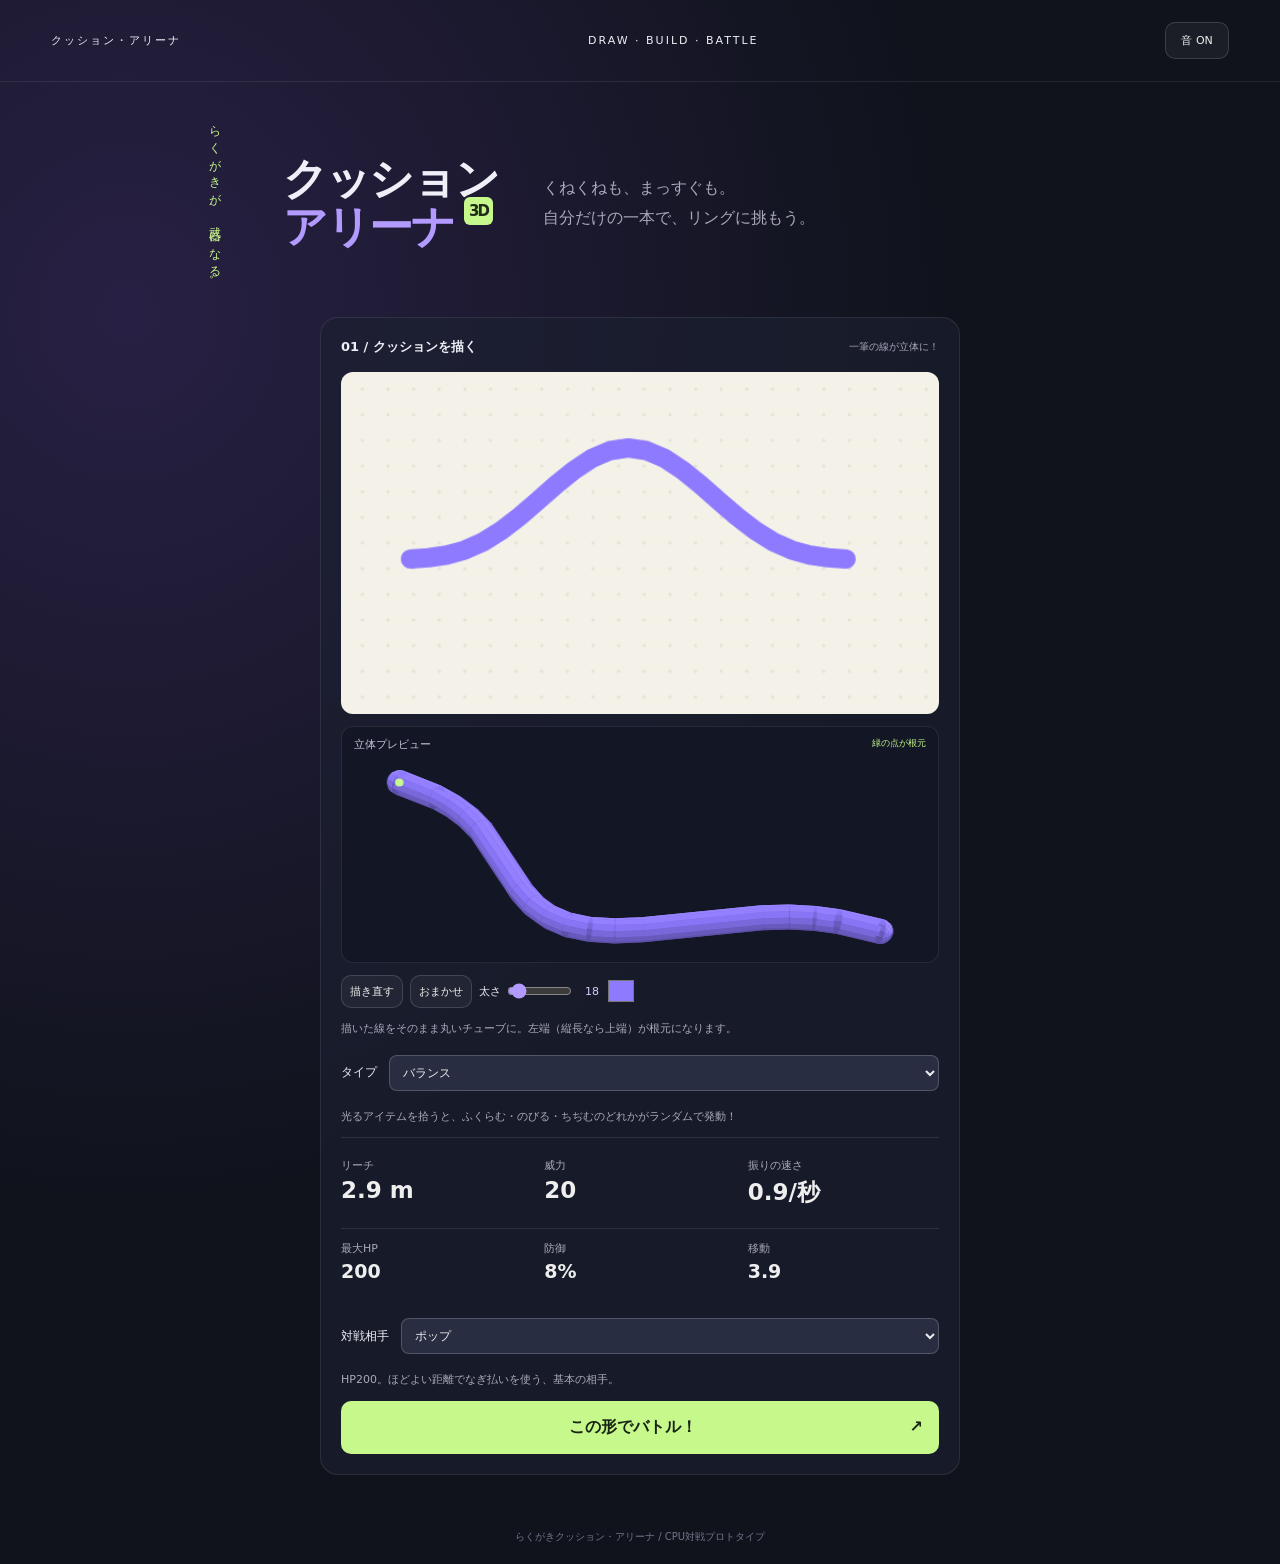
<file: script/cushion-battle/index.html>
<!doctype html><html lang="ja"><meta charset="utf-8"><meta name="viewport" content="width=device-width,initial-scale=1"><title>らくがきクッション・アリーナ</title><link rel="stylesheet" href="style.css">
<body data-screen="draw"><header><span>クッション・アリーナ</span><span>DRAW · BUILD · BATTLE</span><button id="sound">音 ON</button></header><main><section class="intro"><p class="eyebrow">らくがきが、武器になる。</p><h1>クッション<br><em>アリーナ</em><small>3D</small></h1><p>くねくねも、まっすぐも。<br>自分だけの一本で、リングに挑もう。</p></section><section id="workshop"><div class="section-title"><h2 id="drawTitle" tabindex="-1">01 / クッションを描く</h2><span>一筆の線が立体に！</span></div><canvas id="draw" width="560" height="320" aria-label="クッションの形を描くキャンバス"></canvas><div class="shape-preview"><span>立体プレビュー <small>緑の点が根元</small></span><canvas id="shapePreview" width="560" height="210" aria-label="描いた形を丸いチューブにした立体プレビュー"></canvas></div><div class="tools"><button id="clear">描き直す</button><button id="sample">おまかせ</button><label>太さ <input id="thickness" type="range" min="10" max="120" value="18"><output id="thicknessValue" for="thickness">18</output></label><input id="color" type="color" value="#8d7aff" aria-label="クッションの色"></div><p class="hint" id="drawHint">好きな位置・向きで線を描いてね。最後に描いた一本を使います。</p><label class="build-label">タイプ <select id="build"><option value="balanced">バランス</option><option value="speedy">スピード</option><option value="tank">タフ</option></select></label><p class="hint">光るアイテムを拾うと、ふくらむ・のびる・ちぢむのどれかがランダムで発動！</p><div class="stats"><div>リーチ<strong id="reach">—</strong></div><div>威力<strong id="power">—</strong></div><div>振りの速さ<strong id="speed">—</strong></div></div><div class="stats secondary"><div>最大HP<strong id="maxHP">100</strong></div><div>防御<strong id="defense">8%</strong></div><div>移動<strong id="mobility">2.8</strong></div></div><label class="build-label">対戦相手 <select id="enemyType"><option value="pop">ポップ</option><option value="rock">ロック</option><option value="zip">ジップ</option><option value="curl">カール</option></select></label><p id="enemyDescription" class="hint"></p><button class="primary" id="start">この形でバトル！ <span>↗</span></button></section><section id="arena" hidden><div class="section-title"><h2 id="battleTitle" tabindex="-1">02 / バトルフィールド</h2><span id="status" role="status">プレビュー</span></div><div class="viewport"><canvas id="scene" aria-label="3D対戦リング"></canvas><div id="hud" hidden><div>YOU <b id="php">100</b><progress id="pbar" max="100" value="100"></progress></div><div>CPU <b id="ehp">100</b><progress id="ebar" max="100" value="100"></progress></div></div><div id="overlay"><strong>あなたの形で、勝負しよう。</strong><span>描いたクッションがここで立体になります</span></div><div id="toast" aria-live="polite"></div></div><span id="activeItem" hidden></span><p id="itemDescription" class="hint"></p><div class="controls"><span><kbd>W A S D</kbd> / <kbd>↑ ↓ ← →</kbd> 移動</span><span><kbd>Space / J</kbd> 突き</span><span><kbd>K</kbd> なぎ払い</span><button id="backDraw">描く画面へ</button><button id="pause">一時停止</button></div><div id="touch"><div class="stick-area"><div id="joystick" role="group" aria-label="移動スティック。倒した量で速度を調整"><span id="stickKnob"></span></div><small id="stickState">移動</small></div><div class="thumb-actions"><button id="attack" aria-label="突き">突き</button><button id="sweep" aria-label="なぎ払い">なぎ払い</button></div></div><p class="hint">相手の方を自動で向きます。近づいて攻撃！ 棒はしなって受け流します。左スティックで移動、右の2ボタンで突き・なぎ払い。光るアイテムを拾ってパワーアップ！ 棒への攻撃もダメージ、体への直撃なら約2倍！</p></section><section id="result" hidden aria-labelledby="resultTitle"><h2 id="resultTitle" tabindex="-1"></h2><p id="resultText"></p><button id="retry" class="primary">もう一度対戦</button><button id="edit">形を作り直す</button></section></main><footer>らくがきクッション・アリーナ / CPU対戦プロトタイプ</footer><script src="sound.js"></script><script src="combat.js"></script><script src="abilities.js"></script><script src="items.js"></script><script src="physics.js"></script><script src="game.js"></script></body></html>
</file>
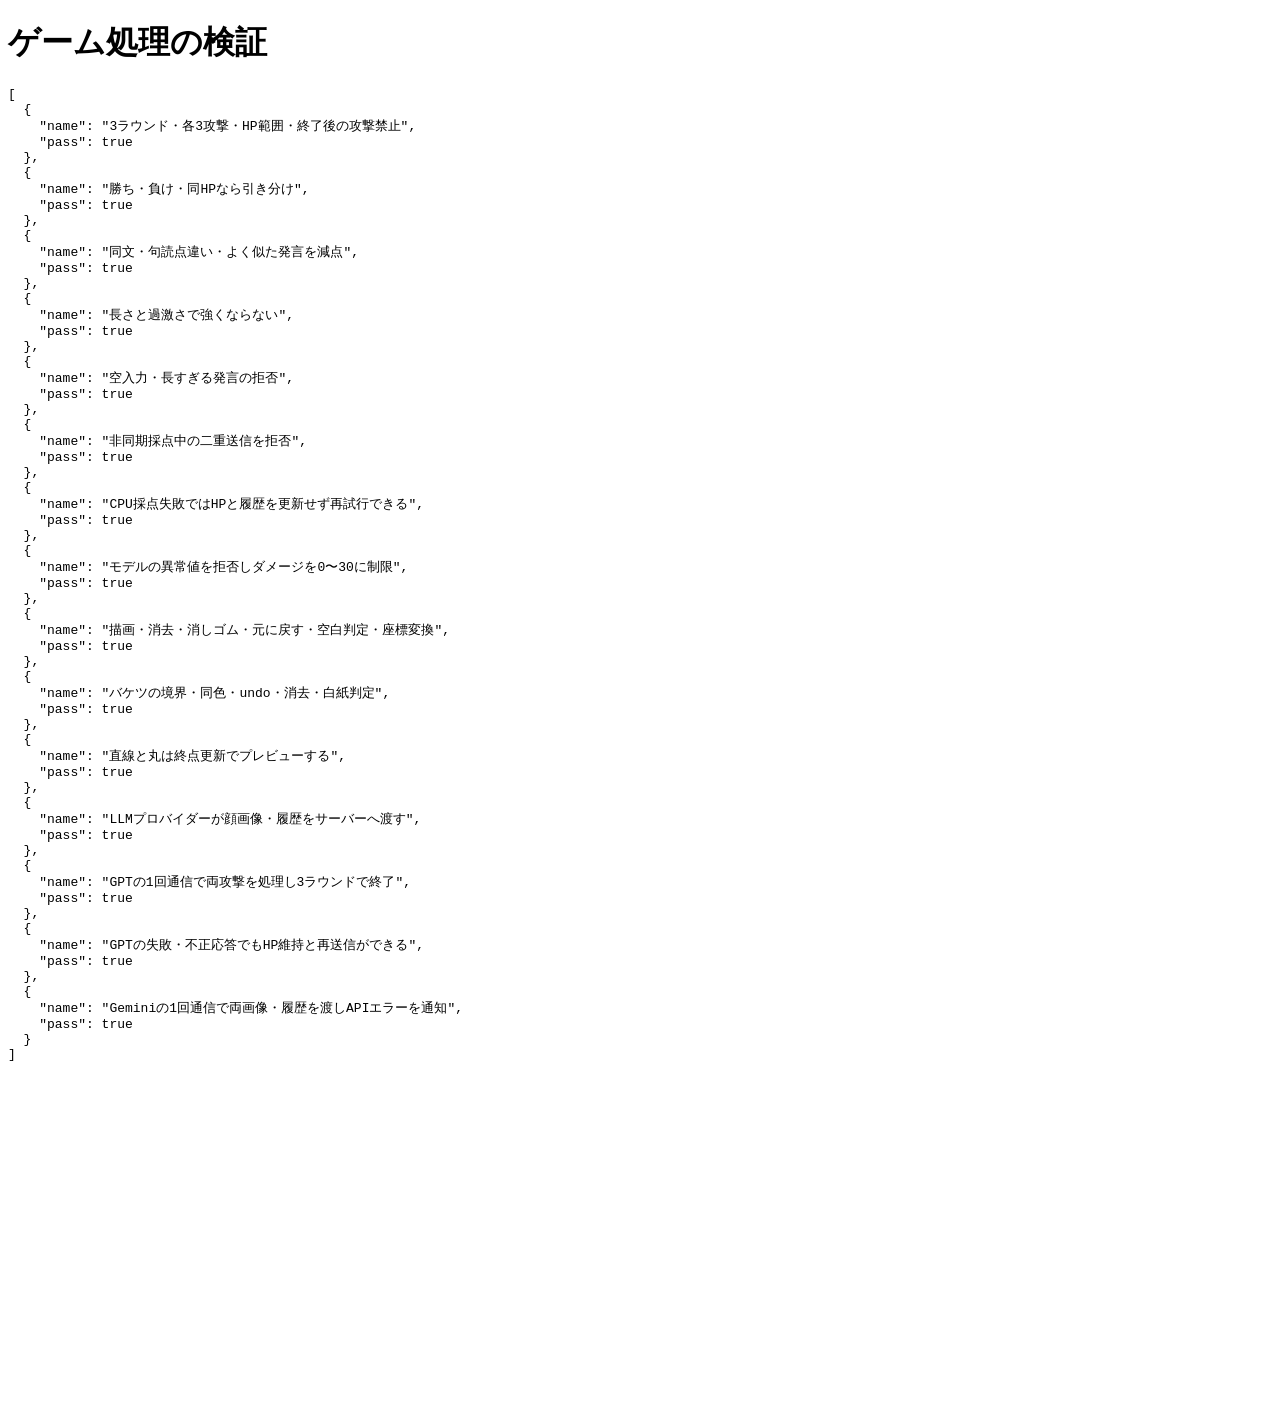
<file: script/tests/index.html>
<!doctype html><html lang="ja"><meta charset="utf-8"><title>ゲーム処理の検証</title><body><h1>ゲーム処理の検証</h1><pre id="results">実行中…</pre><canvas id="canvas" width="640" height="640" style="width:320px;height:320px"></canvas><script type="module" src="tests.js"></script></body></html>
</file>
<file: script/cushion-battle/style.css>
:root{color-scheme:dark;font-family:system-ui,-apple-system,sans-serif;color:#efeff8;background:#10131c}*{box-sizing:border-box}body{margin:0;background:radial-gradient(ellipse at 10% 20%,#282044 0,transparent 50%)}header{display:flex;justify-content:space-between;align-items:center;padding:22px 4vw;border-bottom:1px solid #ffffff15;font-size:11px;letter-spacing:2px}a{color:#bcb6d5;text-decoration:none}button{cursor:pointer;font:inherit;background:#ffffff0c;color:#eee;border:1px solid #ffffff25;border-radius:10px;padding:10px 15px;touch-action:manipulation}button:hover{background:#ffffff20}button:focus-visible,input:focus-visible{outline:3px solid #c2f583}main{max-width:1400px;margin:auto;padding:35px 4vw;display:grid;grid-template-columns:340px 1fr;gap:28px}.intro{grid-column:1/-1;display:flex;gap:45px;align-items:center}.intro h1{font-size:44px;line-height:1.1;letter-spacing:-2px;margin:0}.intro em{font-style:normal;color:#b29aff}.intro small{font-size:15px;background:#c7f88c;color:#202c18;padding:5px;border-radius:6px;vertical-align:top;margin-left:10px}.intro p{color:#aaa9bc;line-height:1.9}.intro .eyebrow{color:#c7f88c;font-size:12px;writing-mode:vertical-rl;letter-spacing:3px}section#workshop,section#arena{background:#1c2030aa;border:1px solid #ffffff16;border-radius:18px;padding:20px;min-width:0}.section-title{display:flex;justify-content:space-between;gap:10px;align-items:center;margin-bottom:16px}.section-title h2{font-size:13px;margin:0}.section-title span{color:#a8a8bb;font-size:10px}#draw{width:100%;background:#f4f1e8;border-radius:12px;touch-action:none;cursor:crosshair}.tools{display:flex;align-items:center;gap:7px;flex-wrap:wrap;margin-top:12px}.tools button{font-size:11px;padding:8px}.tools label{font-size:11px;display:flex;align-items:center;gap:4px}input[type=range]{width:65px;accent-color:#b29aff}input[type=color]{width:30px;height:30px;border:0;padding:0;background:none}.hint{font-size:11px;color:#aaa9bc;line-height:1.8}.stats{display:flex;justify-content:space-between;border-top:1px solid #ffffff18;padding:20px 0;font-size:11px;color:#aaa9bc}.stats strong{display:block;font-size:23px;color:#eee;margin-top:4px}.primary{background:#c7f88c;color:#172514;border:0;font-weight:800;padding:16px;width:100%}.primary:hover{background:#d8ffa9}.primary span{float:right}.viewport{position:relative;border-radius:12px;overflow:hidden;background:#131725;aspect-ratio:1.55}#scene{display:block;width:100%;height:100%}#hud{position:absolute;top:18px;left:18px;right:18px;display:flex;justify-content:space-between;gap:25px;pointer-events:none}#hud[hidden],#result[hidden]{display:none}#hud>div{width:42%;font-weight:800;font-size:12px}#hud b{float:right}progress{display:block;width:100%;height:9px;appearance:none;margin-top:7px}progress::-webkit-progress-bar{background:#ffffff20;border-radius:5px}progress::-webkit-progress-value{background:#b29aff;border-radius:5px}#ebar::-webkit-progress-value{background:#ff9c7c}#overlay{position:absolute;bottom:30px;width:100%;text-align:center;pointer-events:none}#overlay strong,#overlay span{display:block}#overlay strong{font-size:18px}#overlay span{font-size:11px;color:#aeb0c5;margin-top:8px}#result{position:absolute;inset:0;background:#111523d9;display:flex;align-items:center;justify-content:center;flex-direction:column;padding:30px;backdrop-filter:blur(6px)}#result h2{font-size:36px;margin:0;color:#c7f88c}#result p{font-size:13px}#result button{max-width:260px;margin-top:12px}#toast{position:absolute;top:29%;width:100%;text-align:center;color:#c7f88c;font-size:22px;font-weight:900;pointer-events:none}.controls{display:flex;gap:14px;align-items:center;flex-wrap:wrap;margin-top:15px;font-size:10px;color:#bbb9cf}.controls button{margin-left:auto;font-size:10px}kbd{background:#ffffff12;padding:4px;border-radius:4px;font:inherit}#touch{display:flex;align-items:center;justify-content:space-between;margin-top:14px;gap:10px}.dpad{text-align:center}.dpad button{padding:9px 15px;touch-action:none;user-select:none}#attack{background:#b29aff;color:#18122e;font-weight:800;padding:20px}footer{text-align:center;color:#73758b;font-size:10px;padding:20px}@media(min-width:1100px){#touch{display:none}}@media(max-width:800px){main{grid-template-columns:1fr;padding:20px 16px;gap:18px}.intro{gap:18px}.intro h1{font-size:32px}.intro p{font-size:11px}.intro .eyebrow{display:none}#workshop{order:1}#arena{order:2}.viewport{aspect-ratio:1.15}header{padding:15px}header>span{font-size:8px}#draw{max-height:180px}.controls{gap:10px}}
.build-label{display:flex;align-items:center;justify-content:space-between;font-size:12px;margin:16px 0;gap:12px}select{font:inherit;background:#292d41;color:#eee;border:1px solid #ffffff30;border-radius:8px;padding:9px;flex:1}.stats{display:grid;grid-template-columns:repeat(3,1fr);gap:12px}.stats.secondary{grid-template-columns:repeat(4,1fr);padding-top:12px}.stats.secondary strong{font-size:19px}.energy{display:flex;align-items:center;gap:18px;margin-top:16px;font-size:10px;color:#bcb9d0}.energy label{flex:1}.energy b{float:right;color:#c7f88c}#staminaBar::-webkit-progress-value{background:#c7f88c}#activeSkill{min-width:110px;text-align:right;color:#c7f88c}.skills{display:grid;grid-template-columns:repeat(3,minmax(0,1fr));gap:8px;margin-top:14px}.skills button{padding:12px 6px;min-height:84px;border-color:#9c8ae34a}.skills b,.skills span,.skills small{display:block}.skills b{font-size:12px}.skills span{font-size:9px;color:#b4b0c7;margin:6px 0;line-height:1.5}.skills small{color:#c7f88c;font-size:10px}.skills button.active{background:#8d7aff45;border-color:#c7f88c}button:disabled{cursor:default;opacity:.45}.skills button.active:disabled{opacity:1}#touch button,[data-skill]{touch-action:none;user-select:none;-webkit-user-select:none}@media(pointer:coarse){#touch{display:flex}}@media(max-width:380px){.skills{gap:5px}.skills b{font-size:10px}.skills span{font-size:8px}.energy{gap:8px}}
#touch{gap:7px}.dpad{flex:0 0 114px}.dpad button{width:36px;height:36px;padding:0}.dpad>div{display:flex;gap:3px;margin-top:3px}#attack{flex:1;min-width:72px;padding:20px 5px;font-size:12px;white-space:nowrap}#touch>[data-key]{flex:0 0 70px;padding:18px 4px;font-size:11px;white-space:nowrap}@media(max-width:350px){.dpad{flex-basis:96px}.dpad button{width:30px;height:34px}#touch>[data-key]{flex-basis:58px;font-size:10px}#attack{min-width:60px;font-size:11px}}
/* Two-thumb controls: analog movement on the left, two actions on the right. */
#touch{display:flex;justify-content:space-between;align-items:center;gap:12px;padding:8px 0 0}.stick-area{flex:0 0 120px;text-align:center}#joystick{position:relative;width:116px;height:116px;margin:auto;border-radius:50%;border:1px solid #a49acb55;background:radial-gradient(circle,#8d7aff1c 0 40%,transparent 41%),#121625;touch-action:none;user-select:none;-webkit-user-select:none;box-shadow:inset 0 0 20px #0004}#joystick::before,#joystick::after{content:'';position:absolute;background:#c1b5ff18;pointer-events:none}#joystick::before{width:1px;height:100%;left:50%}#joystick::after{height:1px;width:100%;top:50%}#stickKnob{position:absolute;left:50%;top:50%;width:46px;height:46px;background:#ad98ff;border:2px solid #d3c9ff;border-radius:50%;transform:translate(-50%,-50%);box-shadow:0 4px 15px #0005;pointer-events:none;z-index:1}#joystick.dashing{border-color:#c7f88c;box-shadow:0 0 12px #c7f88c30}#joystick.dashing #stickKnob{background:#c7f88c;border-color:#e5ffc7}#stickState{display:block;font-size:9px;margin-top:7px;color:#a9a5bc}.thumb-actions{display:flex;gap:10px;align-items:center}#attack,#selectedSkill{flex:none;min-width:0;width:80px;height:80px;border-radius:50%;padding:8px;font-size:13px;white-space:normal;touch-action:none;user-select:none;-webkit-user-select:none}#attack{background:#b29aff;color:#18122e;border:2px solid #c9b8ff}#attack.pressed{background:#d4c5ff;transform:scale(.96)}#attack small,#selectedSkill small{display:block;font-size:9px;margin-top:5px}#selectedSkill{background:#253027;color:#d4f4b4;border:2px solid #8eb266}#selectedSkill b{font-size:12px}#selectedSkill.active{border-color:#e0ffa7;background:#465d2d}#skillDescription{margin:10px 0 0}.controls span{display:inline}@media(max-width:600px),(pointer:coarse){.controls span{display:none}.controls{margin-top:8px}#arena>.hint{font-size:10px}}@media(max-width:370px){.stick-area{flex-basis:98px}#joystick{width:96px;height:96px}#stickKnob{width:40px;height:40px}.thumb-actions{gap:7px}#attack,#selectedSkill{width:68px;height:68px;font-size:12px}#selectedSkill b{font-size:11px}#touch{gap:6px}#stickState{font-size:8px}}
#activeItem{min-width:110px;text-align:right;color:#c7f88c;font-weight:700}#itemDescription{margin:10px 0 0;font-size:11px;line-height:1.7;min-height:36px}.thumb-actions #attack{width:96px;height:96px;font-size:17px}.thumb-actions{padding-right:12px}#touch{justify-content:space-between}@media(max-width:370px){.thumb-actions #attack{width:84px;height:84px}.thumb-actions{padding-right:6px}}
.charge{margin:10px 0 4px}.charge progress{height:6px}.charge progress::-webkit-progress-value{background:#ffc878}.charge span{display:block;color:#c8bfdc;font-size:10px;margin-top:7px;line-height:1.6}#attack.charged{background:#ffcf76;border-color:#fff1ae;box-shadow:0 0 22px #ffcb7660}#attack.charged small{color:#3c2712}
/* Separate setup, battle, and result views. */
[hidden]{display:none!important}main{display:block;max-width:1000px;margin:auto}.intro{margin-bottom:28px}#workshop{max-width:640px;margin:auto}#draw{display:block;max-height:none}#arena{max-width:960px;margin:auto}body[data-screen="battle"] main{padding-top:18px}body[data-screen="battle"] footer{display:none}body[data-screen="battle"] .viewport{aspect-ratio:1.8;max-height:58vh}#result{position:static;inset:auto;min-height:65vh;display:flex;border:1px solid #ffffff20;border-radius:18px;background:radial-gradient(ellipse at top,#373052,#1b2030);backdrop-filter:none;text-align:center}#result h2{outline:none}#drawTitle,#battleTitle{outline:none}.controls #backDraw{margin-left:auto}.controls #pause{margin-left:0}@media(max-width:600px){main{padding:18px 12px}.intro{margin-bottom:18px}.intro h1{font-size:30px}section#arena{padding:14px}body[data-screen="battle"] main{padding:10px}body[data-screen="battle"] .viewport{aspect-ratio:1.25;max-height:42dvh}body[data-screen="battle"] #arena>.hint{font-size:9px;margin-bottom:0}#arena .section-title{margin-bottom:10px}.energy{margin-top:10px}#itemDescription{min-height:0;margin-top:6px}.charge{margin-top:8px}#touch{margin-top:6px}#result{min-height:70dvh;padding:24px}#result h2{font-size:32px}}
/* Lock the battle viewport; float transparent controls over the enlarged arena. */
html.battle-lock{height:100%;overflow:hidden;overscroll-behavior:none}body[data-screen="battle"]{position:fixed;inset:0;width:100%;height:100vh;height:100dvh;overflow:hidden;overscroll-behavior:none;touch-action:none;display:flex;flex-direction:column;padding-bottom:env(safe-area-inset-bottom)}body[data-screen="battle"] header{flex:0 0 auto;padding:12px max(14px,env(safe-area-inset-right)) 12px max(14px,env(safe-area-inset-left))}body[data-screen="battle"] main{flex:1;min-height:0;width:100%;padding:8px;display:flex}body[data-screen="battle"] #arena{display:flex;flex-direction:column;flex:1;min-height:0;width:100%;padding:12px}body[data-screen="battle"] #arena .section-title{flex:0 0 auto;margin-bottom:8px}body[data-screen="battle"] .viewport{flex:1 1 0;min-height:100px;aspect-ratio:auto;max-height:none;isolation:isolate}body[data-screen="battle"] #scene{position:absolute;inset:0;width:100%;height:100%}body[data-screen="battle"] #hud{z-index:2}body[data-screen="battle"] .energy,body[data-screen="battle"] .controls,body[data-screen="battle"] .charge{flex:0 0 auto;margin-top:8px}body[data-screen="battle"] #itemDescription,body[data-screen="battle"] #arena>.hint{display:none}body[data-screen="battle"] #touch{position:absolute;inset:auto 0 12px;z-index:3;margin:0;padding:0 16px;pointer-events:none;align-items:flex-end;gap:10px}body[data-screen="battle"] .stick-area,body[data-screen="battle"] .thumb-actions{pointer-events:auto}body[data-screen="battle"] .thumb-actions{padding:0 0 12px}body[data-screen="battle"] #joystick{background:#12162555;border-color:#c9bdff66;box-shadow:inset 0 0 18px #0002;opacity:.65}body[data-screen="battle"] #stickKnob{background:#ad98ff9e;border-color:#d3c9ff99;box-shadow:none}body[data-screen="battle"] #joystick:active,body[data-screen="battle"] #joystick.dashing{opacity:.9}body[data-screen="battle"] #joystick.dashing #stickKnob{background:#c7f88cb0}body[data-screen="battle"] #attack{background:#b29aff80;border-color:#d2bfff88;color:#fff;opacity:.75;text-shadow:0 1px 4px #000}body[data-screen="battle"] #attack.pressed{opacity:1;background:#b29affae}body[data-screen="battle"] #attack.charged{background:#ffcf7699;border-color:#fff1aeaa}body[data-screen="battle"] #stickState{color:#eee;background:#141a2a66;border-radius:5px;padding:3px 0}body[data-screen="battle"] #toast{z-index:2;pointer-events:none}@media(max-height:600px){body[data-screen="battle"] header{padding-top:6px;padding-bottom:6px}body[data-screen="battle"] #arena{padding:8px}body[data-screen="battle"] .charge span{font-size:9px}body[data-screen="battle"] #joystick{width:90px;height:90px}body[data-screen="battle"] #attack{width:78px;height:78px;font-size:14px}body[data-screen="battle"] #touch{bottom:8px;padding:0 12px}body[data-screen="battle"] .stick-area{flex-basis:94px}body[data-screen="battle"] .controls span{display:none}body[data-screen="battle"] .energy,body[data-screen="battle"] .controls,body[data-screen="battle"] .charge{margin-top:4px}}
body[data-screen="battle"] main{margin:0 auto}body[data-screen="battle"] #arena{height:100%;margin:0 auto;align-self:stretch}
body[data-screen="battle"] .viewport{overflow:clip}
/* Portrait: put thumbs below the field, close to the bottom safe area. */
body[data-screen="battle"] #arena{position:relative;padding-bottom:6px}body[data-screen="battle"] #touch{position:relative;inset:auto;flex:0 0 auto;min-height:116px;padding:0 12px;margin-top:6px;align-items:center;z-index:3}body[data-screen="battle"] .thumb-actions{padding:0}body[data-screen="battle"] #stickState{display:none}body[data-screen="battle"] .charge span{font-size:9px}body[data-screen="battle"] main{padding-bottom:max(4px,env(safe-area-inset-bottom))}
/* Landscape: leave the centre clear and use the wider lower corners. */
@media(orientation:landscape) and (max-height:600px){
 body[data-screen="battle"] header{padding-top:4px;padding-bottom:4px}
 body[data-screen="battle"] header>span:nth-child(2){display:none}
 body[data-screen="battle"] main{max-width:none;padding:4px max(6px,env(safe-area-inset-right)) max(4px,env(safe-area-inset-bottom)) max(6px,env(safe-area-inset-left))}
 body[data-screen="battle"] #arena{max-width:none;padding:6px 118px 6px;position:relative}
 body[data-screen="battle"] #arena .section-title{margin-bottom:4px}
 body[data-screen="battle"] .viewport{min-height:80px}
 body[data-screen="battle"] #touch{position:absolute;inset:auto 8px 10px;min-height:0;padding:0;pointer-events:none}
 body[data-screen="battle"] .stick-area{flex-basis:96px}
 body[data-screen="battle"] #joystick{width:90px;height:90px}
 body[data-screen="battle"] #attack{width:82px;height:82px}
 body[data-screen="battle"] .energy{margin-top:4px}
 body[data-screen="battle"] .controls{position:absolute;top:6px;right:7px;flex-direction:column;gap:6px;margin:0}
 body[data-screen="battle"] .controls button{margin:0!important;padding:8px;font-size:9px;max-width:100px}
 body[data-screen="battle"] .charge{margin:4px 0 0}
 body[data-screen="battle"] .charge span{font-size:8px;margin-top:3px}
 body[data-screen="battle"] #hud{top:10px;left:10px;right:10px}
}
/* Quiet battle HUD: gauges and visual effects instead of announcements. */
body[data-screen="battle"] header>span,body[data-screen="battle"] #arena>.section-title,body[data-screen="battle"] #chargeText,body[data-screen="battle"] #activeItem,body[data-screen="battle"] #toast,body[data-screen="battle"] #stickState,body[data-screen="battle"] .controls>span{display:none}body[data-screen="battle"] .energy label{font-size:0}body[data-screen="battle"] .energy b{font-size:10px}body[data-screen="battle"] .energy progress{clear:both}body[data-screen="battle"] .charge{margin-bottom:0}body[data-screen="battle"] #hud>div{font-size:10px}
/* Keep browser edge gestures away from drawing; allow vertical page scroll outside it. */
html.drawing-screen,body[data-screen="draw"]{overscroll-behavior-x:none;overflow-x:hidden}body[data-screen="draw"] #draw{touch-action:none;overscroll-behavior:none;user-select:none;-webkit-user-select:none;-webkit-touch-callout:none}body[data-screen="draw"] #workshop{overscroll-behavior-x:none}@media(max-width:600px){body[data-screen="draw"] main{padding-left:max(24px,env(safe-area-inset-left));padding-right:max(24px,env(safe-area-inset-right))}body[data-screen="draw"] #workshop{padding-left:16px;padding-right:16px}}

body[data-screen="battle"] .energy label{font-size:10px;color:#bcb9d0}

.stats.secondary{grid-template-columns:repeat(3,1fr)}
.shape-preview{border:1px solid #ffffff15;border-radius:12px;margin-top:12px;background:#131725;overflow:hidden}.shape-preview>span{display:block;font-size:11px;padding:10px 12px 0;color:#c8c1dd}.shape-preview small{float:right;color:#c7f88c;font-size:9px}#shapePreview{display:block;width:100%;height:auto;max-height:210px}

#thicknessValue{display:inline-block;min-width:3ch;font-variant-numeric:tabular-nums;color:#d7cbff;text-align:right}
/* Tap attacks: two immediate actions, no charging UI. */
body[data-screen="battle"] .thumb-actions{display:grid;grid-template-columns:repeat(2,74px);gap:8px;padding:0}body[data-screen="battle"] #attack,body[data-screen="battle"] #sweep{width:74px;height:74px;border-radius:50%;padding:4px;font-size:13px;font-weight:800;color:#fff;text-shadow:0 1px 4px #000;background:#b29aff80;border:2px solid #d2bfff88;opacity:.8;touch-action:none;user-select:none;-webkit-user-select:none}body[data-screen="battle"] #sweep{background:#7bc8bc70;border-color:#b7f4df88;font-size:11px}body[data-screen="battle"] #attack.pressed,body[data-screen="battle"] #sweep.pressed{opacity:1;transform:scale(.96)}body[data-screen="battle"] #attack.cooling,body[data-screen="battle"] #sweep.cooling{opacity:.45}@media(max-width:370px){body[data-screen="battle"] .thumb-actions{grid-template-columns:repeat(2,62px);gap:6px}body[data-screen="battle"] #attack,body[data-screen="battle"] #sweep{width:62px;height:62px;font-size:11px}body[data-screen="battle"] #sweep{font-size:10px}}@media(orientation:landscape) and (max-height:600px){body[data-screen="battle"] .thumb-actions{grid-template-columns:74px;gap:8px}body[data-screen="battle"] #attack,body[data-screen="battle"] #sweep{width:74px;height:74px}}
</file>
